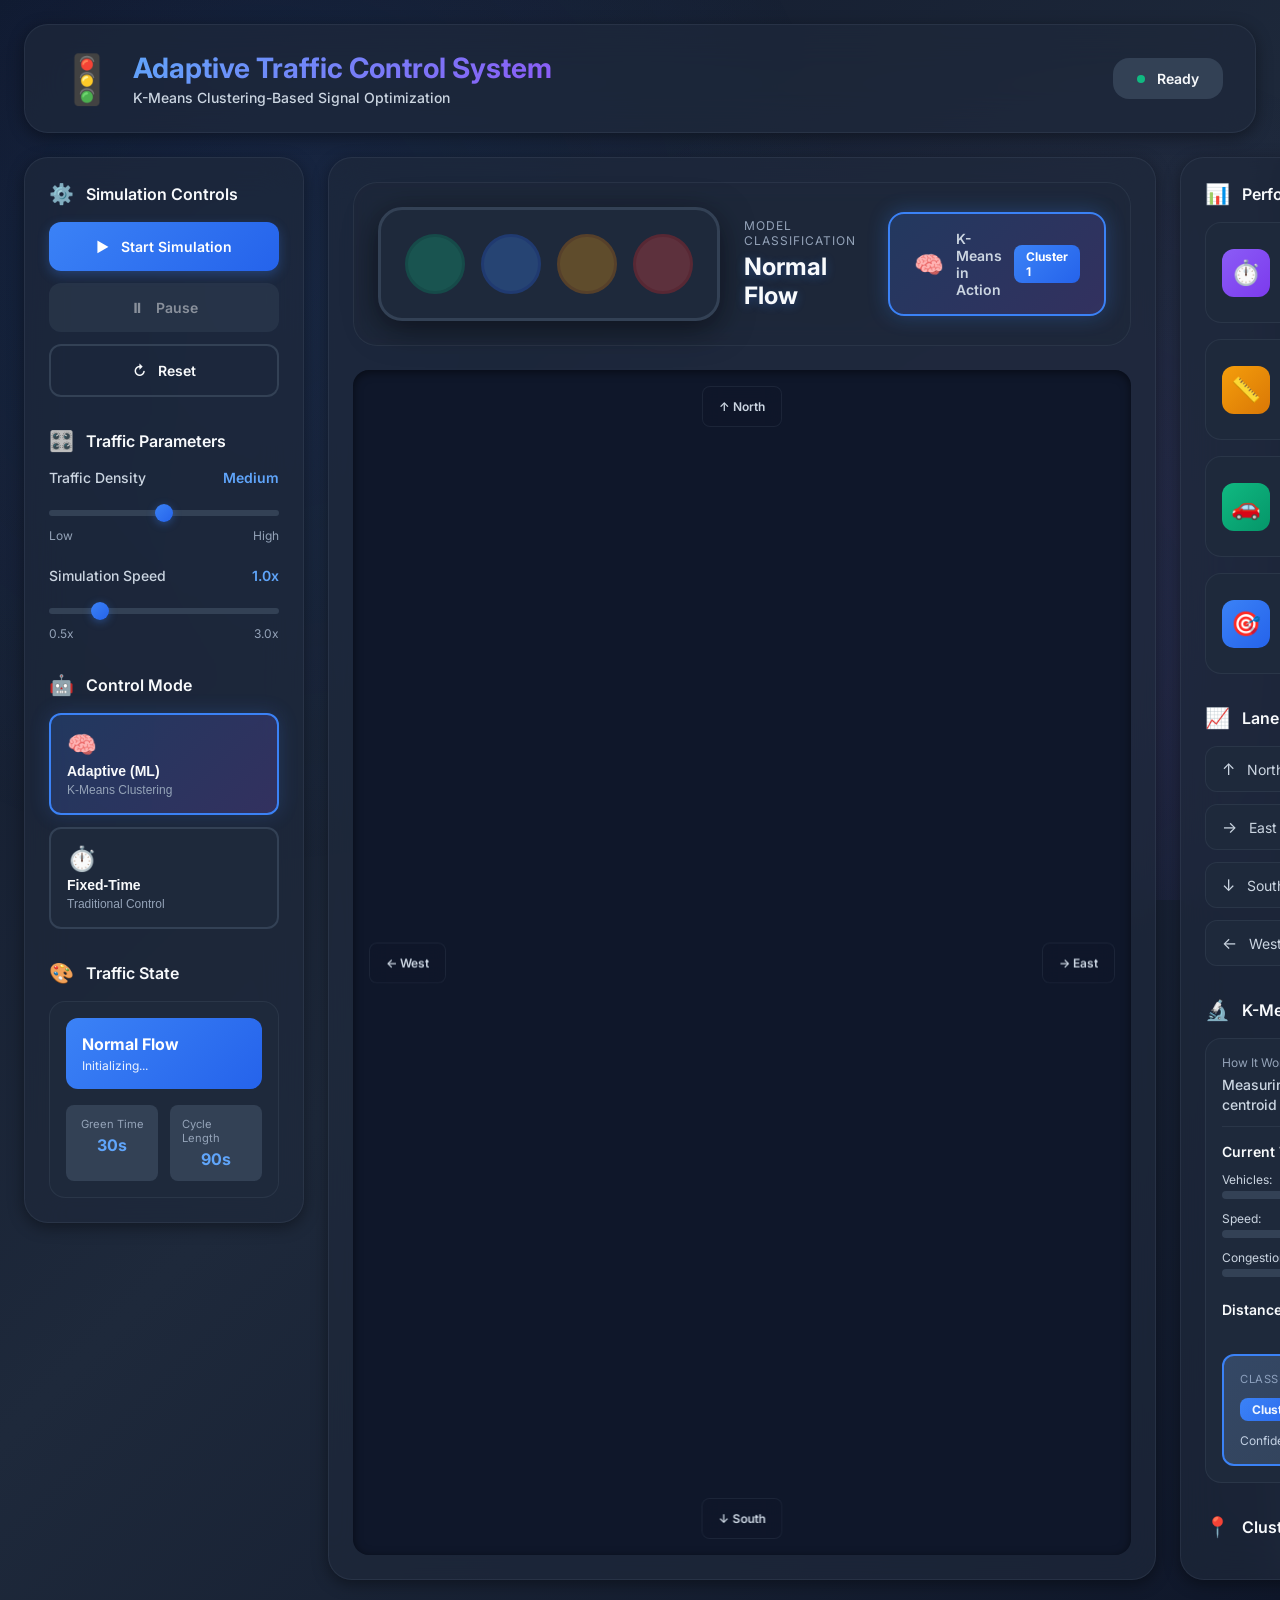
<file: simulation/index.html>
<!DOCTYPE html>
<html lang="en">

<head>
    <meta charset="UTF-8">
    <meta name="viewport" content="width=device-width, initial-scale=1.0">
    <title>Adaptive Traffic Signal Control - Real-Time Simulation</title>
    <link rel="stylesheet" href="styles.css">
    <link href="https://fonts.googleapis.com/css2?family=Inter:wght@400;500;600;700&display=swap" rel="stylesheet">
</head>

<body>
    <div class="app-container">
        <!-- Header -->
        <header class="header">
            <div class="header-content">
                <div class="logo-section">
                    <div class="logo-icon">🚦</div>
                    <div>
                        <h1 class="title">Adaptive Traffic Control System</h1>
                        <p class="subtitle">K-Means Clustering-Based Signal Optimization</p>
                    </div>
                </div>
                <div class="header-status">
                    <div class="status-badge" id="simulationStatus">
                        <span class="status-dot"></span>
                        <span>Ready</span>
                    </div>
                </div>
            </div>
        </header>

        <!-- Main Content Grid -->
        <div class="main-grid">
            <!-- Left Panel: Controls -->
            <aside class="control-panel">
                <div class="panel-section">
                    <h3 class="section-title">
                        <span class="icon">⚙️</span>
                        Simulation Controls
                    </h3>
                    <div class="control-group">
                        <button id="start Btn" class="btn btn-primary">
                            <span class="btn-icon">▶</span>
                            Start Simulation
                        </button>
                        <button id="pauseBtn" class="btn btn-secondary" disabled>
                            <span class="btn-icon">⏸</span>
                            Pause
                        </button>
                        <button id="resetBtn" class="btn btn-outline">
                            <span class="btn-icon">↻</span>
                            Reset
                        </button>
                    </div>
                </div>

                <div class="panel-section">
                    <h3 class="section-title">
                        <span class="icon">🎛️</span>
                        Traffic Parameters
                    </h3>
                    <div class="slider-control">
                        <label for="trafficDensity">
                            <span>Traffic Density</span>
                            <span id="densityValue" class="value-label">Medium</span>
                        </label>
                        <input type="range" id="trafficDensity" min="1" max="5" value="3" step="1">
                        <div class="slider-labels">
                            <span>Low</span>
                            <span>High</span>
                        </div>
                    </div>

                    <div class="slider-control">
                        <label for="simulationSpeed">
                            <span>Simulation Speed</span>
                            <span id="speedValue" class="value-label">1.0x</span>
                        </label>
                        <input type="range" id="simulationSpeed" min="0.5" max="3" value="1" step="0.5">
                        <div class="slider-labels">
                            <span>0.5x</span>
                            <span>3.0x</span>
                        </div>
                    </div>
                </div>

                <div class="panel-section">
                    <h3 class="section-title">
                        <span class="icon">🤖</span>
                        Control Mode
                    </h3>
                    <div class="mode-toggle">
                        <button id="adaptiveMode" class="mode-btn active">
                            <span class="mode-icon">🧠</span>
                            <span class="mode-label">Adaptive (ML)</span>
                            <span class="mode-desc">K-Means Clustering</span>
                        </button>
                        <button id="fixedMode" class="mode-btn">
                            <span class="mode-icon">⏱️</span>
                            <span class="mode-label">Fixed-Time</span>
                            <span class="mode-desc">Traditional Control</span>
                        </button>
                    </div>
                </div>

                <div class="panel-section">
                    <h3 class="section-title">
                        <span class="icon">🎨</span>
                        Traffic State
                    </h3>
                    <div id="currentState" class="traffic-state-display">
                        <div class="state-badge" style="background: linear-gradient(135deg, #3b82f6, #2563eb);">
                            <span class="state-name">Normal Flow</span>
                            <span class="state-desc">Initializing...</span>
                        </div>
                        <div class="state-params">
                            <div class="param-item">
                                <span class="param-label">Green Time</span>
                                <span class="param-value">30s</span>
                            </div>
                            <div class="param-item">
                                <span class="param-label">Cycle Length</span>
                                <span class="param-value">90s</span>
                            </div>
                        </div>
                    </div>
                </div>
            </aside>

            <!-- Center Panel: Simulation Canvas -->
            <main class="simulation-area">
                <!-- Cluster Traffic Light Indicator -->
                <div class="cluster-indicator-container">
                    <div class="cluster-traffic-light">
                        <div class="cluster-light-housing">
                            <div class="cluster-light cluster-light-0" id="light0"></div>
                            <div class="cluster-light cluster-light-1" id="light1"></div>
                            <div class="cluster-light cluster-light-2" id="light2"></div>
                            <div class="cluster-light cluster-light-3" id="light3"></div>
                        </div>
                        <div class="cluster-label">
                            <div class="cluster-label-title">Model Classification</div>
                            <div class="cluster-label-state" id="clusterLabelState">Normal Flow</div>
                        </div>
                    </div>
                    <div class="cluster-info-badge">
                        <span class="badge-icon">🧠</span>
                        <span class="badge-text">K-Means in Action</span>
                        <span class="badge-cluster" id="badgeCluster">Cluster 1</span>
                    </div>
                </div>

                <div class="canvas-container">
                    <canvas id="trafficCanvas"></canvas>
                    <div class="canvas-overlay">
                        <div class="direction-labels">
                            <div class="direction-label north">↑ North</div>
                            <div class="direction-label south">↓ South</div>
                            <div class="direction-label east">→ East</div>
                            <div class="direction-label west">← West</div>
                        </div>
                    </div>
                </div>
            </main>

            <!-- Right Panel: Metrics -->
            <aside class="metrics-panel">
                <div class="panel-section">
                    <h3 class="section-title">
                        <span class="icon">📊</span>
                        Performance Metrics
                    </h3>

                    <div class="metric-card">
                        <div class="metric-icon" style="background: linear-gradient(135deg, #8b5cf6, #7c3aed);">⏱️</div>
                        <div class="metric-content">
                            <div class="metric-label">Avg Wait Time</div>
                            <div class="metric-value" id="avgWaitTime">0.0s</div>
                            <div class="metric-change positive" id="waitTimeChange">--</div>
                        </div>
                    </div>

                    <div class="metric-card">
                        <div class="metric-icon" style="background: linear-gradient(135deg, #f59e0b, #d97706);">📏</div>
                        <div class="metric-content">
                            <div class="metric-label">Max Queue Length</div>
                            <div class="metric-value" id="maxQueue">0</div>
                            <div class="metric-change" id="queueChange">vehicles</div>
                        </div>
                    </div>

                    <div class="metric-card">
                        <div class="metric-icon" style="background: linear-gradient(135deg, #10b981, #059669);">🚗</div>
                        <div class="metric-content">
                            <div class="metric-label">Throughput</div>
                            <div class="metric-value" id="throughput">0</div>
                            <div class="metric-change" id="throughputChange">vehicles/min</div>
                        </div>
                    </div>

                    <div class="metric-card">
                        <div class="metric-icon" style="background: linear-gradient(135deg, #3b82f6, #2563eb);">🎯</div>
                        <div class="metric-content">
                            <div class="metric-label">Traffic Efficiency</div>
                            <div class="metric-value" id="efficiency">0%</div>
                            <div class="metric-change positive" id="efficiencyChange">--</div>
                        </div>
                    </div>
                </div>

                <div class="panel-section">
                    <h3 class="section-title">
                        <span class="icon">📈</span>
                        Lane Status
                    </h3>

                    <div class="lane-stats" id="laneStats">
                        <div class="lane-stat-item">
                            <div class="lane-label">
                                <span class="lane-icon">↑</span>
                                <span>North Lane</span>
                            </div>
                            <div class="lane-info">
                                <span class="queue-count" data-lane="north">0</span>
                                <div class="signal-indicator" data-signal="north"></div>
                            </div>
                        </div>
                        <div class="lane-stat-item">
                            <div class="lane-label">
                                <span class="lane-icon">→</span>
                                <span>East Lane</span>
                            </div>
                            <div class="lane-info">
                                <span class="queue-count" data-lane="east">0</span>
                                <div class="signal-indicator" data-signal="east"></div>
                            </div>
                        </div>
                        <div class="lane-stat-item">
                            <div class="lane-label">
                                <span class="lane-icon">↓</span>
                                <span>South Lane</span>
                            </div>
                            <div class="lane-info">
                                <span class="queue-count" data-lane="south">0</span>
                                <div class="signal-indicator" data-signal="south"></div>
                            </div>
                        </div>
                        <div class="lane-stat-item">
                            <div class="lane-label">
                                <span class="lane-icon">←</span>
                                <span>West Lane</span>
                            </div>
                            <div class="lane-info">
                                <span class="queue-count" data-lane="west">0</span>
                                <div class="signal-indicator" data-signal="west"></div>
                            </div>
                        </div>
                    </div>
                </div>

                <div class="panel-section">
                    <h3 class="section-title">
                        <span class="icon">🔬</span>
                        K-Means Classification
                    </h3>
                    <div class="kmeans-explainer">
                        <div class="explainer-header">
                            <span class="explainer-label">How It Works:</span>
                            <span class="explainer-desc">Measuring distance to each cluster centroid</span>
                        </div>

                        <!-- Current Traffic Features -->
                        <div class="feature-display">
                            <h4>Current Traffic Features:</h4>
                            <div class="feature-bars">
                                <div class="feature-bar">
                                    <label>Vehicles: <span id="featureVehicles">0</span></label>
                                    <div class="bar-container">
                                        <div class="bar-fill" id="barVehicles" style="width: 0%"></div>
                                    </div>
                                </div>
                                <div class="feature-bar">
                                    <label>Speed: <span id="featureSpeed">0</span> km/h</label>
                                    <div class="bar-container">
                                        <div class="bar-fill" id="barSpeed" style="width: 0%"></div>
                                    </div>
                                </div>
                                <div class="feature-bar">
                                    <label>Congestion: <span id="featureCongestion">0</span>%</label>
                                    <div class="bar-container">
                                        <div class="bar-fill" id="barCongestion" style="width: 0%"></div>
                                    </div>
                                </div>
                            </div>
                        </div>

                        <!-- Cluster Distance Visualization -->
                        <div class="cluster-distances">
                            <h4>Distance to Each Cluster:</h4>
                            <div class="distance-list" id="distanceList">
                                <!-- Populated by JavaScript -->
                            </div>
                        </div>

                        <!-- Classification Result -->
                        <div class="classification-result">
                            <div class="result-label">Classified As:</div>
                            <div class="result-cluster" id="resultCluster">
                                <span class="cluster-badge">Cluster 1</span>
                                <span class="cluster-name">Normal Flow</span>
                            </div>
                            <div class="result-confidence">
                                Confidence: <span id="confidenceValue">0%</span>
                            </div>
                        </div>
                    </div>
                </div>

                <div class="panel-section">
                    <h3 class="section-title">
                        <span class="icon">📍</span>
                        Cluster Centroids
                    </h3>
                    <div class="cluster-centroids" id="clusterCentroids">
                        <!-- Populated by JavaScript -->
                    </div>
                </div>
            </aside>
        </div>
    </div>

    <!-- Scripts -->
    <script src="clusterModel.js"></script>
    <script src="trafficSignalController.js"></script>
    <script src="simulation.js"></script>
    <script src="visualization.js"></script>
    <script src="metricsCollector.js"></script>
    <script src="app.js"></script>
</body>

</html>
</file>
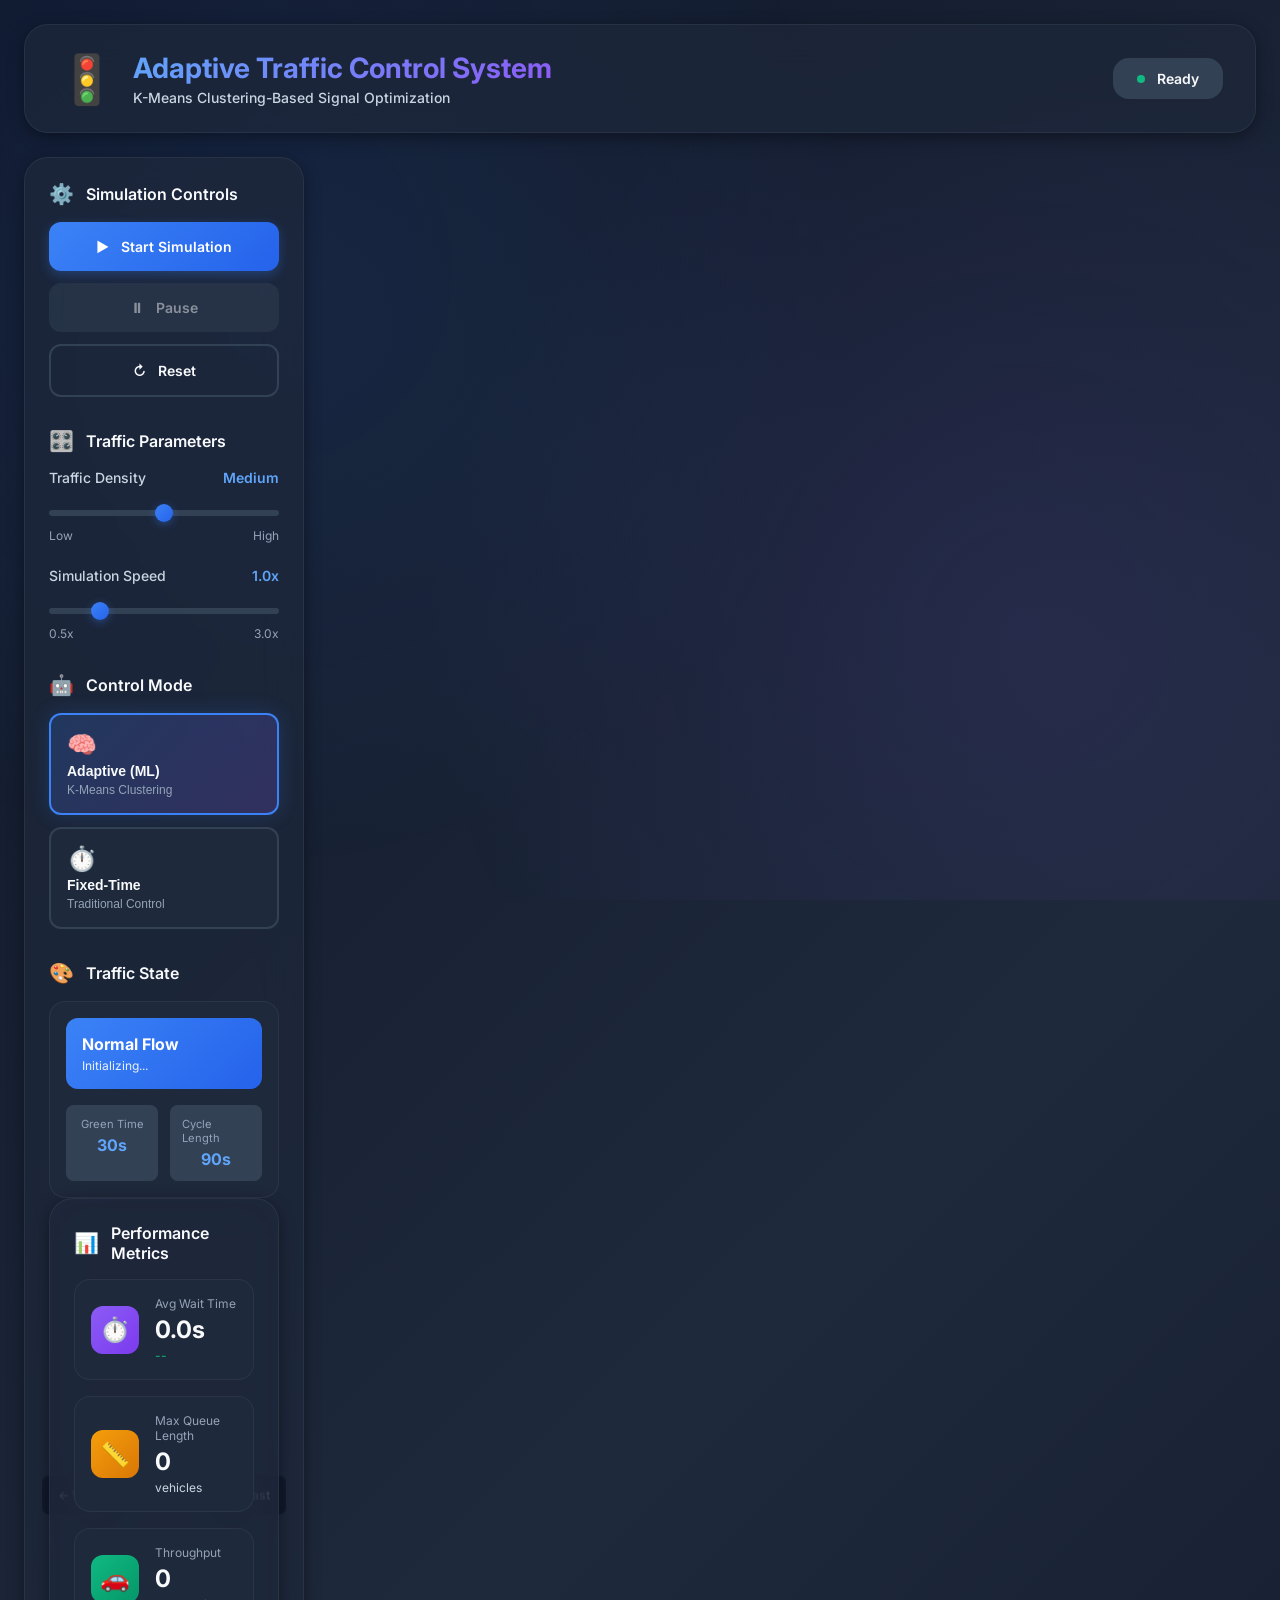
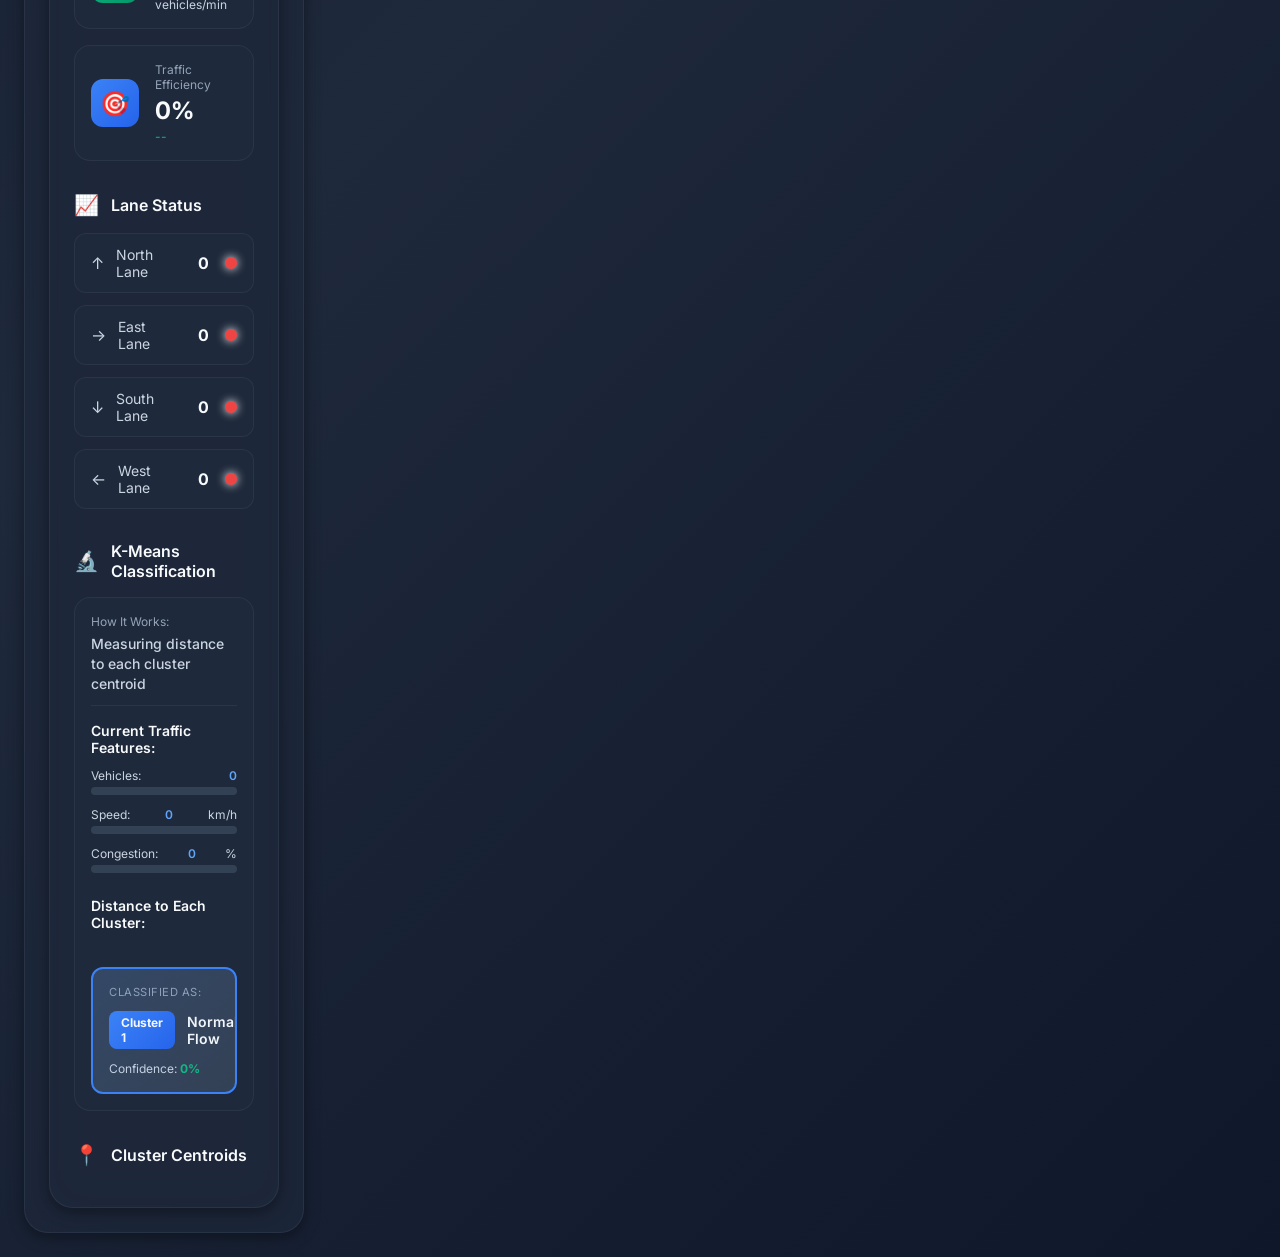
<file: simulation/index_broken.html>
<!DOCTYPE html>
<html lang="en">

<head>
    <meta charset="UTF-8">
    <meta name="viewport" content="width=device-width, initial-scale=1.0">
    <title>Adaptive Traffic Signal Control - Real-Time Simulation</title>
    <link rel="stylesheet" href="styles.css">
    <link href="https://fonts.googleapis.com/css2?family=Inter:wght@400;500;600;700&display=swap" rel="stylesheet">
</head>

<body>
    <div class="app-container">
        <!-- Header -->
        <header class="header">
            <div class="header-content">
                <div class="logo-section">
                    <div class="logo-icon">🚦</div>
                    <div>
                        <h1 class="title">Adaptive Traffic Control System</h1>
                        <p class="subtitle">K-Means Clustering-Based Signal Optimization</p>
                    </div>
                </div>
                <div class="header-status">
                    <div class="status-badge" id="simulationStatus">
                        <span class="status-dot"></span>
                        <span>Ready</span>
                    </div>
                </div>
            </div>
        </header>

        <!-- Main Content Grid -->
        <div class="main-grid">
            <!-- Left Panel: Controls -->
            <aside class="control-panel">
                <div class="panel-section">
                    <h3 class="section-title">
                        <span class="icon">⚙️</span>
                        Simulation Controls
                    </h3>

                    <div class="control-group">
                        <button id="startBtn" class="btn btn-primary">
                            <span class="btn-icon">▶</span>
                            Start Simulation
                        </button>
                        <button id="pauseBtn" class="btn btn-secondary" disabled>
                            <span class="btn-icon">⏸</span>
                            Pause
                        </button>
                        <button id="resetBtn" class="btn btn-outline">
                            <span class="btn-icon">↻</span>
                            Reset
                        </button>
                    </div>
                </div>

                <div class="panel-section">
                    <h3 class="section-title">
                        <span class="icon">🎛️</span>
                        Traffic Parameters
                    </h3>

                    <div class="slider-control">
                        <label for="trafficDensity">
                            <span>Traffic Density</span>
                            <span id="densityValue" class="value-label">Medium</span>
                        </label>
                        <input type="range" id="trafficDensity" min="1" max="5" value="3" step="1">
                        <div class="slider-labels">
                            <span>Low</span>
                            <span>High</span>
                        </div>
                    </div>

                    <div class="slider-control">
                        <label for="simulationSpeed">
                            <span>Simulation Speed</span>
                            <span id="speedValue" class="value-label">1.0x</span>
                        </label>
                        <input type="range" id="simulationSpeed" min="0.5" max="3" value="1" step="0.5">
                        <div class="slider-labels">
                            <span>0.5x</span>
                            <span>3.0x</span>
                        </div>
                    </div>
                </div>

                <div class="panel-section">
                    <h3 class="section-title">
                        <span class="icon">🤖</span>
                        Control Mode
                    </h3>

                    <div class="mode-toggle">
                        <button id="adaptiveMode" class="mode-btn active">
                            <span class="mode-icon">🧠</span>
                            <span class="mode-label">Adaptive (ML)</span>
                            <span class="mode-desc">K-Means Clustering</span>
                        </button>
                        <button id="fixedMode" class="mode-btn">
                            <span class="mode-icon">⏱️</span>
                            <span class="mode-label">Fixed-Time</span>
                            <span class="mode-desc">Traditional Control</span>
                        </button>
                    </div>
                </div>

                <div class="panel-section">
                    <h3 class="section-title">
                        <span class="icon">🎨</span>
                        Traffic State
                    </h3>
                    <div id="currentState" class="traffic-state-display">
                        <div class="state-badge" style="background: linear-gradient(135deg, #3b82f6, #2563eb);">
                            <span class="state-name">Normal Flow</span>
                            <span class="state-desc">Initializing...</span>
                        </div>
                        <div class="state-params">
                            <div class="param-item">
                                <span class="param-label">Green Time</span>
                                <span class="param-value">30s</span>
                            </div>
                            <div class="param-item">
                                <span class="param-label">Cycle Length</span>
                                <span class="param-value">90s</span>
                                <div class="direction-label east">→ East</div>
                                <div class="direction-label west">← West</div>
                            </div>
                        </div>
                    </div>
                    </main>

                    <!-- Right Panel: Metrics -->
                    <aside class="metrics-panel">
                        <div class="panel-section">
                            <h3 class="section-title">
                                <span class="icon">📊</span>
                                Performance Metrics
                            </h3>

                            <div class="metric-card">
                                <div class="metric-icon" style="background: linear-gradient(135deg, #8b5cf6, #7c3aed);">
                                    ⏱️</div>
                                <div class="metric-content">
                                    <div class="metric-label">Avg Wait Time</div>
                                    <div class="metric-value" id="avgWaitTime">0.0s</div>
                                    <div class="metric-change positive" id="waitTimeChange">--</div>
                                </div>
                            </div>

                            <div class="metric-card">
                                <div class="metric-icon" style="background: linear-gradient(135deg, #f59e0b, #d97706);">
                                    📏</div>
                                <div class="metric-content">
                                    <div class="metric-label">Max Queue Length</div>
                                    <div class="metric-value" id="maxQueue">0</div>
                                    <div class="metric-change" id="queueChange">vehicles</div>
                                </div>
                            </div>

                            <div class="metric-card">
                                <div class="metric-icon" style="background: linear-gradient(135deg, #10b981, #059669);">
                                    🚗</div>
                                <div class="metric-content">
                                    <div class="metric-label">Throughput</div>
                                    <div class="metric-value" id="throughput">0</div>
                                    <div class="metric-change" id="throughputChange">vehicles/min</div>
                                </div>
                            </div>

                            <div class="metric-card">
                                <div class="metric-icon" style="background: linear-gradient(135deg, #3b82f6, #2563eb);">
                                    🎯</div>
                                <div class="metric-content">
                                    <div class="metric-label">Traffic Efficiency</div>
                                    <div class="metric-value" id="efficiency">0%</div>
                                    <div class="metric-change positive" id="efficiencyChange">--</div>
                                </div>
                            </div>
                        </div>

                        <div class="panel-section">
                            <h3 class="section-title">
                                <span class="icon">📈</span>
                                Lane Status
                            </h3>

                            <div class="lane-stats" id="laneStats">
                                <div class="lane-stat-item">
                                    <div class="lane-label">
                                        <span class="lane-icon">↑</span>
                                        <span>North Lane</span>
                                    </div>
                                    <div class="lane-info">
                                        <span class="queue-count" data-lane="north">0</span>
                                        <div class="signal-indicator" data-signal="north"></div>
                                    </div>
                                </div>
                                <div class="lane-stat-item">
                                    <div class="lane-label">
                                        <span class="lane-icon">→</span>
                                        <span>East Lane</span>
                                    </div>
                                    <div class="lane-info">
                                        <span class="queue-count" data-lane="east">0</span>
                                        <div class="signal-indicator" data-signal="east"></div>
                                    </div>
                                </div>
                                <div class="lane-stat-item">
                                    <div class="lane-label">
                                        <span class="lane-icon">↓</span>
                                        <span>South Lane</span>
                                    </div>
                                    <div class="lane-info">
                                        <span class="queue-count" data-lane="south">0</span>
                                        <div class="signal-indicator" data-signal="south"></div>
                                    </div>
                                </div>
                                <div class="lane-stat-item">
                                    <div class="lane-label">
                                        <span class="lane-icon">←</span>
                                        <span>West Lane</span>
                                    </div>
                                    <div class="lane-info">
                                        <span class="queue-count" data-lane="west">0</span>
                                        <div class="signal-indicator" data-signal="west"></div>
                                    </div>
                                </div>
                            </div>
                        </div>

                        <div class="panel-section">
                            <h3 class="section-title">
                                <span class="icon">🔬</span>
                                K-Means Classification
                            </h3>
                            <div class="kmeans-explainer">
                                <div class="explainer-header">
                                    <span class="explainer-label">How It Works:</span>
                                    <span class="explainer-desc">Measuring distance to each cluster centroid</span>
                                </div>

                                <!-- Current Traffic Features -->
                                <div class="feature-display">
                                    <h4>Current Traffic Features:</h4>
                                    <div class="feature-bars">
                                        <div class="feature-bar">
                                            <label>Vehicles: <span id="featureVehicles">0</span></label>
                                            <div class="bar-container">
                                                <div class="bar-fill" id="barVehicles" style="width: 0%"></div>
                                            </div>
                                        </div>
                                        <div class="feature-bar">
                                            <label>Speed: <span id="featureSpeed">0</span> km/h</label>
                                            <div class="bar-container">
                                                <div class="bar-fill" id="barSpeed" style="width: 0%"></div>
                                            </div>
                                        </div>
                                        <div class="feature-bar">
                                            <label>Congestion: <span id="featureCongestion">0</span>%</label>
                                            <div class="bar-container">
                                                <div class="bar-fill" id="barCongestion" style="width: 0%"></div>
                                            </div>
                                        </div>
                                    </div>
                                </div>

                                <!-- Cluster Distance Visualization -->
                                <div class="cluster-distances">
                                    <h4>Distance to Each Cluster:</h4>
                                    <div class="distance-list" id="distanceList">
                                        <!-- Populated by JavaScript -->
                                    </div>
                                </div>

                                <!-- Classification Result -->
                                <div class="classification-result">
                                    <div class="result-label">Classified As:</div>
                                    <div class="result-cluster" id="resultCluster">
                                        <span class="cluster-badge">Cluster 1</span>
                                        <span class="cluster-name">Normal Flow</span>
                                    </div>
                                    <div class="result-confidence">
                                        Confidence: <span id="confidenceValue">0%</span>
                                    </div>
                                </div>
                            </div>
                        </div>

                        <div class="panel-section">
                            <h3 class="section-title">
                                <span class="icon">📍</span>
                                Cluster Centroids
                            </h3>
                            <div class="cluster-centroids" id="clusterCentroids">
                                <!-- Populated by JavaScript -->
                            </div>
                        </div>
                    </aside>
                </div>
        </div>

        <!-- Scripts -->
        <script src="clusterModel.js"></script>
        <script src="trafficSignalController.js"></script>
        <script src="simulation.js"></script>
        <script src="visualization.js"></script>
        <script src="metricsCollector.js"></script>
        <script src="app.js"></script>
</body>

</html>
</file>
<file: simulation/styles.css>
:root {
    /* Color Palette - Vibrant & Modern */
    --primary: #3b82f6;
    --primary-dark: #2563eb;
    --primary-light: #60a5fa;
    --secondary: #8b5cf6;
    --secondary-dark: #7c3aed;
    --success: #10b981;
    --warning: #f59e0b;
    --danger: #ef4444;

    /* Dark Mode Colors */
    --bg-primary: #0f172a;
    --bg-secondary: #1e293b;
    --bg-tertiary: #334155;
    --bg-elevated: #475569;

    /* Text Colors */
    --text-primary: #f8fafc;
    --text-secondary: #cbd5e1;
    --text-muted: #94a3b8;

    /* Glass Effect */
    --glass-bg: rgba(30, 41, 59, 0.7);
    --glass-border: rgba(148, 163, 184, 0.1);

    /* Shadows */
    --shadow-sm: 0 2px 8px rgba(0, 0, 0, 0.3);
    --shadow-md: 0 4px 16px rgba(0, 0, 0, 0.4);
    --shadow-lg: 0 8px 32px rgba(0, 0, 0, 0.5);
    --shadow-glow: 0 0 20px rgba(59, 130, 246, 0.3);

    /* Spacing */
    --space-xs: 0.5rem;
    --space-sm: 0.75rem;
    --space-md: 1rem;
    --space-lg: 1.5rem;
    --space-xl: 2rem;

    /* Border Radius */
    --radius-sm: 0.5rem;
    --radius-md: 0.75rem;
    --radius-lg: 1rem;
    --radius-xl: 1.5rem;

    /* Transitions */
    --transition-fast: 150ms ease;
    --transition-base: 250ms ease;
    --transition-slow: 400ms ease;
}

* {
    margin: 0;
    padding: 0;
    box-sizing: border-box;
}

body {
    font-family: 'Inter', -apple-system, BlinkMacSystemFont, 'Segoe UI', sans-serif;
    background: linear-gradient(135deg, #0f172a 0%, #1e293b 50%, #0f172a 100%);
    color: var(--text-primary);
    overflow-x: hidden;
    min-height: 100vh;
}

/* Animated Background */
body::before {
    content: '';
    position: fixed;
    top: 0;
    left: 0;
    width: 100%;
    height: 100%;
    background:
        radial-gradient(circle at 20% 30%, rgba(59, 130, 246, 0.1) 0%, transparent 50%),
        radial-gradient(circle at 80% 70%, rgba(139, 92, 246, 0.1) 0%, transparent 50%);
    animation: backgroundPulse 10s ease-in-out infinite;
    pointer-events: none;
    z-index: 0;
}

@keyframes backgroundPulse {

    0%,
    100% {
        opacity: 0.5;
    }

    50% {
        opacity: 0.8;
    }
}

.app-container {
    position: relative;
    z-index: 1;
    max-width: 1920px;
    margin: 0 auto;
    padding: var(--space-lg);
}

/* Header Styles */
.header {
    background: var(--glass-bg);
    backdrop-filter: blur(20px);
    border: 1px solid var(--glass-border);
    border-radius: var(--radius-xl);
    padding: var(--space-lg) var(--space-xl);
    margin-bottom: var(--space-lg);
    box-shadow: var(--shadow-md);
}

.header-content {
    display: flex;
    justify-content: space-between;
    align-items: center;
}

.logo-section {
    display: flex;
    align-items: center;
    gap: var(--space-md);
}

.logo-icon {
    font-size: 3rem;
    animation: trafficPulse 2s ease-in-out infinite;
}

@keyframes trafficPulse {

    0%,
    100% {
        transform: scale(1);
    }

    50% {
        transform: scale(1.1);
    }
}

.title {
    font-size: 1.75rem;
    font-weight: 700;
    background: linear-gradient(135deg, var(--primary-light), var(--secondary));
    -webkit-background-clip: text;
    -webkit-text-fill-color: transparent;
    background-clip: text;
    margin-bottom: 0.25rem;
}

.subtitle {
    font-size: 0.875rem;
    color: var(--text-secondary);
    font-weight: 500;
}

.status-badge {
    display: flex;
    align-items: center;
    gap: var(--space-sm);
    background: var(--bg-tertiary);
    padding: var(--space-sm) var(--space-lg);
    border-radius: var(--radius-lg);
    font-weight: 600;
    font-size: 0.875rem;
}

.status-dot {
    width: 8px;
    height: 8px;
    border-radius: 50%;
    background: var(--success);
    animation: statusPulse 2s ease-in-out infinite;
}

@keyframes statusPulse {

    0%,
    100% {
        opacity: 1;
        box-shadow: 0 0 0 0 rgba(16, 185, 129, 0.7);
    }

    50% {
        opacity: 0.8;
        box-shadow: 0 0 0 6px rgba(16, 185, 129, 0);
    }
}

/* Main Grid Layout */
.main-grid {
    display: grid;
    grid-template-columns: 320px 1fr 360px;
    gap: var(--space-lg);
    min-height: 80vh;
}

/* Panel Styles */
.control-panel,
.metrics-panel {
    background: var(--glass-bg);
    backdrop-filter: blur(20px);
    border: 1px solid var(--glass-border);
    border-radius: var(--radius-xl);
    padding: var(--space-lg);
    box-shadow: var(--shadow-md);
    height: fit-content;
}

.panel-section {
    margin-bottom: var(--space-xl);
}

.panel-section:last-child {
    margin-bottom: 0;
}

.section-title {
    display: flex;
    align-items: center;
    gap: var(--space-sm);
    font-size: 1rem;
    font-weight: 600;
    margin-bottom: var(--space-md);
    color: var(--text-primary);
}

.section-title .icon {
    font-size: 1.25rem;
}

/* Buttons */
.btn {
    width: 100%;
    padding: var(--space-md) var(--space-lg);
    border: none;
    border-radius: var(--radius-md);
    font-weight: 600;
    font-size: 0.875rem;
    cursor: pointer;
    transition: all var(--transition-base);
    display: flex;
    align-items: center;
    justify-content: center;
    gap: var(--space-sm);
    font-family: inherit;
}

.btn-primary {
    background: linear-gradient(135deg, var(--primary), var(--primary-dark));
    color: white;
    box-shadow: 0 4px 12px rgba(59, 130, 246, 0.3);
}

.btn-primary:hover:not(:disabled) {
    transform: translateY(-2px);
    box-shadow: 0 6px 16px rgba(59, 130, 246, 0.4);
}

.btn-secondary {
    background: var(--bg-tertiary);
    color: var(--text-primary);
}

.btn-secondary:hover:not(:disabled) {
    background: var(--bg-elevated);
}

.btn-outline {
    background: transparent;
    border: 2px solid var(--bg-tertiary);
    color: var(--text-primary);
}

.btn-outline:hover:not(:disabled) {
    border-color: var(--primary);
    color: var(--primary);
}

.btn:disabled {
    opacity: 0.5;
    cursor: not-allowed;
}

.control-group {
    display: flex;
    flex-direction: column;
    gap: var(--space-sm);
}

/* Sliders */
.slider-control {
    margin-bottom: var(--space-lg);
}

.slider-control label {
    display: flex;
    justify-content: space-between;
    align-items: center;
    margin-bottom: var(--space-sm);
    font-size: 0.875rem;
    font-weight: 500;
    color: var(--text-secondary);
}

.value-label {
    color: var(--primary-light);
    font-weight: 600;
}

input[type="range"] {
    width: 100%;
    height: 6px;
    border-radius: 3px;
    background: var(--bg-tertiary);
    outline: none;
    -webkit-appearance: none;
    margin: var(--space-sm) 0;
}

input[type="range"]::-webkit-slider-thumb {
    -webkit-appearance: none;
    appearance: none;
    width: 18px;
    height: 18px;
    border-radius: 50%;
    background: linear-gradient(135deg, var(--primary), var(--primary-dark));
    cursor: pointer;
    box-shadow: 0 2px 8px rgba(59, 130, 246, 0.4);
    transition: all var(--transition-fast);
}

input[type="range"]::-webkit-slider-thumb:hover {
    transform: scale(1.2);
    box-shadow: 0 4px 12px rgba(59, 130, 246, 0.6);
}

input[type="range"]::-moz-range-thumb {
    width: 18px;
    height: 18px;
    border-radius: 50%;
    background: linear-gradient(135deg, var(--primary), var(--primary-dark));
    cursor: pointer;
    border: none;
    box-shadow: 0 2px 8px rgba(59, 130, 246, 0.4);
}

.slider-labels {
    display: flex;
    justify-content: space-between;
    font-size: 0.75rem;
    color: var(--text-muted);
}

/* Mode Toggle */
.mode-toggle {
    display: flex;
    flex-direction: column;
    gap: var(--space-sm);
}

.mode-btn {
    background: var(--bg-secondary);
    border: 2px solid var(--bg-tertiary);
    border-radius: var(--radius-md);
    padding: var(--space-md);
    cursor: pointer;
    transition: all var(--transition-base);
    display: flex;
    flex-direction: column;
    align-items: flex-start;
    gap: 0.25rem;
}

.mode-btn:hover {
    border-color: var(--primary);
    transform: translateX(4px);
}

.mode-btn.active {
    background: linear-gradient(135deg, rgba(59, 130, 246, 0.2), rgba(139, 92, 246, 0.2));
    border-color: var(--primary);
    box-shadow: 0 0 20px rgba(59, 130, 246, 0.2);
}

.mode-icon {
    font-size: 1.5rem;
}

.mode-label {
    font-weight: 600;
    color: var(--text-primary);
    font-size: 0.875rem;
}

.mode-desc {
    font-size: 0.75rem;
    color: var(--text-muted);
}

/* Traffic State Display */
.traffic-state-display {
    background: var(--bg-secondary);
    border-radius: var(--radius-lg);
    padding: var(--space-md);
    border: 1px solid var(--glass-border);
}

.state-badge {
    padding: var(--space-md);
    border-radius: var(--radius-md);
    margin-bottom: var(--space-md);
    display: flex;
    flex-direction: column;
    gap: 0.25rem;
    position: relative;
    overflow: hidden;
}

.state-badge::before {
    content: '';
    position: absolute;
    top: 0;
    left: -100%;
    width: 100%;
    height: 100%;
    background: linear-gradient(90deg, transparent, rgba(255, 255, 255, 0.1), transparent);
    animation: shimmer 3s ease-in-out infinite;
}

@keyframes shimmer {
    0% {
        left: -100%;
    }

    100% {
        left: 100%;
    }
}

.state-name {
    font-weight: 700;
    font-size: 1rem;
    color: white;
}

.state-desc {
    font-size: 0.75rem;
    color: rgba(255, 255, 255, 0.9);
}

.state-params {
    display: grid;
    grid-template-columns: 1fr 1fr;
    gap: var(--space-sm);
}

.param-item {
    background: var(--bg-tertiary);
    padding: var(--space-sm);
    border-radius: var(--radius-sm);
    display: flex;
    flex-direction: column;
    align-items: center;
}

.param-label {
    font-size: 0.7rem;
    color: var(--text-muted);
    margin-bottom: 0.25rem;
}

.param-value {
    font-size: 1rem;
    font-weight: 700;
    color: var(--primary-light);
}

/* Cluster Traffic Light Indicator */
.cluster-indicator-container {
    display: flex;
    align-items: center;
    justify-content: center;
    gap: var(--space-xl);
    margin-bottom: var(--space-lg);
    padding: var(--space-lg);
    background: var(--glass-bg);
    backdrop-filter: blur(10px);
    border: 1px solid var(--glass-border);
    border-radius: var(--radius-xl);
}

.cluster-traffic-light {
    display: flex;
    align-items: center;
    gap: var(--space-lg);
}

.cluster-light-housing {
    display: flex;
    gap: var(--space-md);
    background: var(--bg-secondary);
    padding: var(--space-lg);
    border-radius: var(--radius-xl);
    border: 3px solid var(--bg-tertiary);
    box-shadow: var(--shadow-lg);
}

.cluster-light {
    width: 60px;
    height: 60px;
    border-radius: 50%;
    background: var(--bg-tertiary);
    border: 3px solid var(--bg-elevated);
    transition: all var(--transition-slow);
    opacity: 0.3;
    position: relative;
}

.cluster-light::after {
    content: '';
    position: absolute;
    top: 15%;
    left: 15%;
    width: 40%;
    height: 40%;
    background: radial-gradient(circle, rgba(255, 255, 255, 0.6), transparent);
    border-radius: 50%;
    opacity: 0;
    transition: opacity var(--transition-base);
}

.cluster-light.active {
    opacity: 1;
    transform: scale(1.1);
    box-shadow: 0 0 30px currentColor;
    animation: clusterPulse 2s ease-in-out infinite;
}

.cluster-light.active::after {
    opacity: 1;
}

@keyframes clusterPulse {

    0%,
    100% {
        transform: scale(1.1);
    }

    50% {
        transform: scale(1.15);
    }
}

/* Individual cluster light colors */
.cluster-light-0 {
    background: #10b981;
    /* Free Flow - Green */
    border-color: #059669;
}

.cluster-light-1 {
    background: #3b82f6;
    /* Normal Flow - Blue */
    border-color: #2563eb;
}

.cluster-light-2 {
    background: #f59e0b;
    /* Peak Congestion - Orange */
    border-color: #d97706;
}

.cluster-light-3 {
    background: #ef4444;
    /* Incident - Red */
    border-color: #dc2626;
}

.cluster-label {
    display: flex;
    flex-direction: column;
    gap: 0.25rem;
}

.cluster-label-title {
    font-size: 0.75rem;
    color: var(--text-muted);
    text-transform: uppercase;
    letter-spacing: 1px;
}

.cluster-label-state {
    font-size: 1.5rem;
    font-weight: 700;
    color: var(--text-primary);
    text-shadow: 0 2px 10px rgba(59, 130, 246, 0.3);
}

.cluster-info-badge {
    display: flex;
    align-items: center;
    gap: var(--space-sm);
    background: linear-gradient(135deg, rgba(59, 130, 246, 0.2), rgba(139, 92, 246, 0.2));
    padding: var(--space-md) var(--space-lg);
    border-radius: var(--radius-lg);
    border: 2px solid var(--primary);
    box-shadow: 0 0 20px rgba(59, 130, 246, 0.3);
}

.badge-icon {
    font-size: 1.5rem;
    animation: badgePulse 3s ease-in-out infinite;
}

@keyframes badgePulse {

    0%,
    100% {
        transform: scale(1);
    }

    50% {
        transform: scale(1.1);
    }
}

.badge-text {
    font-size: 0.875rem;
    color: var(--text-secondary);
    font-weight: 600;
}

.badge-cluster {
    background: linear-gradient(135deg, var(--primary), var(--primary-dark));
    color: white;
    padding: 0.25rem var(--space-sm);
    border-radius: var(--radius-sm);
    font-size: 0.75rem;
    font-weight: 700;
}

/* Simulation Area */
.simulation-area {
    background: var(--glass-bg);
    backdrop-filter: blur(20px);
    border: 1px solid var(--glass-border);
    border-radius: var(--radius-xl);
    padding: var(--space-lg);
    box-shadow: var(--shadow-md);
    display: flex;
    flex-direction: column;
}

.canvas-container {
    position: relative;
    width: 100%;
    height: 100%;
    min-height: 600px;
    background: var(--bg-primary);
    border-radius: var(--radius-lg);
    overflow: hidden;
    box-shadow: inset 0 2px 10px rgba(0, 0, 0, 0.5);
}

#trafficCanvas {
    width: 100%;
    height: 100%;
    display: block;
}

.canvas-overlay {
    position: absolute;
    top: 0;
    left: 0;
    width: 100%;
    height: 100%;
    pointer-events: none;
}

.direction-labels {
    position: relative;
    width: 100%;
    height: 100%;
}

.direction-label {
    position: absolute;
    background: rgba(15, 23, 42, 0.8);
    backdrop-filter: blur(10px);
    padding: var(--space-sm) var(--space-md);
    border-radius: var(--radius-sm);
    font-size: 0.75rem;
    font-weight: 600;
    color: var(--text-secondary);
    border: 1px solid var(--glass-border);
}

.direction-label.north {
    top: var(--space-md);
    left: 50%;
    transform: translateX(-50%);
}

.direction-label.south {
    bottom: var(--space-md);
    left: 50%;
    transform: translateX(-50%);
}

.direction-label.east {
    top: 50%;
    right: var(--space-md);
    transform: translateY(-50%);
}

.direction-label.west {
    top: 50%;
    left: var(--space-md);
    transform: translateY(-50%);
}

/* Metric Cards */
.metric-card {
    display: flex;
    align-items: center;
    gap: var(--space-md);
    background: var(--bg-secondary);
    padding: var(--space-md);
    border-radius: var(--radius-lg);
    margin-bottom: var(--space-md);
    border: 1px solid var(--glass-border);
    transition: all var(--transition-base);
}

.metric-card:hover {
    transform: translateX(4px);
    box-shadow: var(--shadow-md);
}

.metric-icon {
    width: 48px;
    height: 48px;
    border-radius: var(--radius-md);
    display: flex;
    align-items: center;
    justify-content: center;
    font-size: 1.5rem;
    flex-shrink: 0;
}

.metric-content {
    flex: 1;
}

.metric-label {
    font-size: 0.75rem;
    color: var(--text-muted);
    margin-bottom: 0.25rem;
}

.metric-value {
    font-size: 1.5rem;
    font-weight: 700;
    color: var(--text-primary);
    margin-bottom: 0.25rem;
}

.metric-change {
    font-size: 0.75rem;
    color: var(--text-secondary);
}

.metric-change.positive {
    color: var(--success);
}

.metric-change.negative {
    color: var(--danger);
}

/* Lane Stats */
.lane-stats {
    display: flex;
    flex-direction: column;
    gap: var(--space-sm);
}

.lane-stat-item {
    display: flex;
    justify-content: space-between;
    align-items: center;
    background: var(--bg-secondary);
    padding: var(--space-sm) var(--space-md);
    border-radius: var(--radius-md);
    border: 1px solid var(--glass-border);
}

.lane-label {
    display: flex;
    align-items: center;
    gap: var(--space-sm);
    font-size: 0.875rem;
    color: var(--text-secondary);
}

.lane-icon {
    font-size: 1rem;
}

.lane-info {
    display: flex;
    align-items: center;
    gap: var(--space-md);
}

.queue-count {
    font-weight: 700;
    color: var(--text-primary);
    min-width: 30px;
    text-align: right;
}

.signal-indicator {
    width: 12px;
    height: 12px;
    border-radius: 50%;
    background: var(--danger);
    box-shadow: 0 0 10px currentColor;
    transition: all var(--transition-base);
}

.signal-indicator.green {
    background: var(--success);
}

.signal-indicator.yellow {
    background: var(--warning);
}

.signal-indicator.red {
    background: var(--danger);
}

/* Insights Box */
.insights-box {
    background: var(--bg-secondary);
    border-radius: var(--radius-lg);
    padding: var(--space-md);
    border: 1px solid var(--glass-border);
}

.insight-item {
    display: flex;
    justify-content: space-between;
    padding: var(--space-sm) 0;
    border-bottom: 1px solid var(--glass-border);
}

.insight-item:last-child {
    border-bottom: none;
}

.insight-label {
    font-size: 0.875rem;
    color: var(--text-muted);
}

.insight-value {
    font-size: 0.875rem;
    font-weight: 600;
    color: var(--primary-light);
}

/* K-Means Explainer Styles */
.kmeans-explainer {
    background: var(--bg-secondary);
    border-radius: var(--radius-lg);
    padding: var(--space-md);
    border: 1px solid var(--glass-border);
}

.explainer-header {
    margin-bottom: var(--space-md);
    padding-bottom: var(--space-sm);
    border-bottom: 1px solid var(--glass-border);
}

.explainer-label {
    display: block;
    font-size: 0.75rem;
    color: var(--text-muted);
    margin-bottom: 0.25rem;
}

.explainer-desc {
    font-size: 0.875rem;
    color: var(--text-secondary);
    font-weight: 500;
}

/* Feature Display */
.feature-display {
    margin-bottom: var(--space-lg);
}

.feature-display h4 {
    font-size: 0.875rem;
    color: var(--text-primary);
    margin-bottom: var(--space-sm);
    font-weight: 600;
}

.feature-bars {
    display: flex;
    flex-direction: column;
    gap: var(--space-sm);
}

.feature-bar label {
    display: flex;
    justify-content: space-between;
    font-size: 0.75rem;
    color: var(--text-secondary);
    margin-bottom: 0.25rem;
}

.feature-bar label span {
    color: var(--primary-light);
    font-weight: 600;
}

.bar-container {
    width: 100%;
    height: 8px;
    background: var(--bg-tertiary);
    border-radius: 4px;
    overflow: hidden;
    position: relative;
}

.bar-fill {
    height: 100%;
    background: linear-gradient(90deg, var(--primary), var(--primary-light));
    border-radius: 4px;
    transition: width var(--transition-base);
    box-shadow: 0 0 10px rgba(59, 130, 246, 0.4);
}

/* Cluster Distances */
.cluster-distances {
    margin-bottom: var(--space-lg);
}

.cluster-distances h4 {
    font-size: 0.875rem;
    color: var(--text-primary);
    margin-bottom: var(--space-sm);
    font-weight: 600;
}

.distance-list {
    display: flex;
    flex-direction: column;
    gap: var(--space-xs);
}

.distance-item {
    display: flex;
    align-items: center;
    justify-content: space-between;
    padding: var(--space-sm);
    background: var(--bg-tertiary);
    border-radius: var(--radius-sm);
    border: 2px solid transparent;
    transition: all var(--transition-base);
}

.distance-item.selected {
    border-color: var(--primary);
    background: rgba(59, 130, 246, 0.1);
    box-shadow: 0 0 10px rgba(59, 130, 246, 0.3);
}

.distance-item-left {
    display: flex;
    align-items: center;
    gap: var(--space-sm);
}

.cluster-dot {
    width: 12px;
    height: 12px;
    border-radius: 50%;
    flex-shrink: 0;
}

.distance-cluster-name {
    font-size: 0.75rem;
    color: var(--text-secondary);
}

.distance-value {
    font-size: 0.75rem;
    font-weight: 600;
    color: var(--text-primary);
    font-family: 'Courier New', monospace;
}

/* Classification Result */
.classification-result {
    background: var(--bg-tertiary);
    padding: var(--space-md);
    border-radius: var(--radius-md);
    border: 2px solid var(--primary);
    position: relative;
    overflow: hidden;
}

.classification-result::before {
    content: '';
    position: absolute;
    top: 0;
    left: 0;
    width: 100%;
    height: 100%;
    background: linear-gradient(135deg, rgba(59, 130, 246, 0.1), transparent);
    pointer-events: none;
}

.result-label {
    font-size: 0.7rem;
    color: var(--text-muted);
    margin-bottom: var(--space-sm);
    text-transform: uppercase;
    letter-spacing: 0.5px;
}

.result-cluster {
    display: flex;
    align-items: center;
    gap: var(--space-sm);
    margin-bottom: var(--space-sm);
}

.cluster-badge {
    background: linear-gradient(135deg, var(--primary), var(--primary-dark));
    color: white;
    padding: 0.25rem var(--space-sm);
    border-radius: var(--radius-sm);
    font-size: 0.75rem;
    font-weight: 700;
}

.cluster-name {
    font-size: 0.875rem;
    font-weight: 600;
    color: var(--text-primary);
}

.result-confidence {
    font-size: 0.75rem;
    color: var(--text-secondary);
}

.result-confidence span {
    color: var(--success);
    font-weight: 700;
}

/* Cluster Centroids */
.cluster-centroids {
    display: flex;
    flex-direction: column;
    gap: var(--space-sm);
}

.centroid-card {
    background: var(--bg-secondary);
    border-radius: var(--radius-md);
    padding: var(--space-md);
    border: 1px solid var(--glass-border);
    transition: all var(--transition-base);
    cursor: pointer;
}

.centroid-card:hover {
    transform: translateX(4px);
    border-color: var(--primary);
}

.centroid-card.active {
    border-color: var(--primary);
    background: rgba(59, 130, 246, 0.05);
    box-shadow: 0 0 15px rgba(59, 130, 246, 0.2);
}

.centroid-header {
    display: flex;
    align-items: center;
    gap: var(--space-sm);
    margin-bottom: var(--space-sm);
}

.centroid-dot {
    width: 16px;
    height: 16px;
    border-radius: 50%;
    flex-shrink: 0;
}

.centroid-label {
    flex: 1;
}

.centroid-id {
    font-size: 0.7rem;
    color: var(--text-muted);
}

.centroid-state {
    font-size: 0.875rem;
    font-weight: 600;
    color: var(--text-primary);
}

.centroid-features {
    display: grid;
    grid-template-columns: repeat(3, 1fr);
    gap: var(--space-xs);
}

.centroid-feature {
    background: var(--bg-tertiary);
    padding: 0.375rem;
    border-radius: var(--radius-sm);
    text-align: center;
}

.centroid-feature-label {
    font-size: 0.65rem;
    color: var(--text-muted);
    display: block;
    margin-bottom: 0.125rem;
}

.centroid-feature-value {
    font-size: 0.75rem;
    font-weight: 700;
    color: var(--primary-light);
}

/* Responsive Design */
@media (max-width: 1400px) {
    .main-grid {
        grid-template-columns: 280px 1fr 320px;
    }
}

@media (max-width: 1024px) {
    .main-grid {
        grid-template-columns: 1fr;
        grid-template-rows: auto auto auto;
    }

    .control-panel,
    .metrics-panel {
        width: 100%;
    }
}

/* Custom Scrollbar */
::-webkit-scrollbar {
    width: 8px;
    height: 8px;
}

::-webkit-scrollbar-track {
    background: var(--bg-primary);
}

::-webkit-scrollbar-thumb {
    background: var(--bg-tertiary);
    border-radius: 4px;
}

::-webkit-scrollbar-thumb:hover {
    background: var(--bg-elevated);
}
</file>
